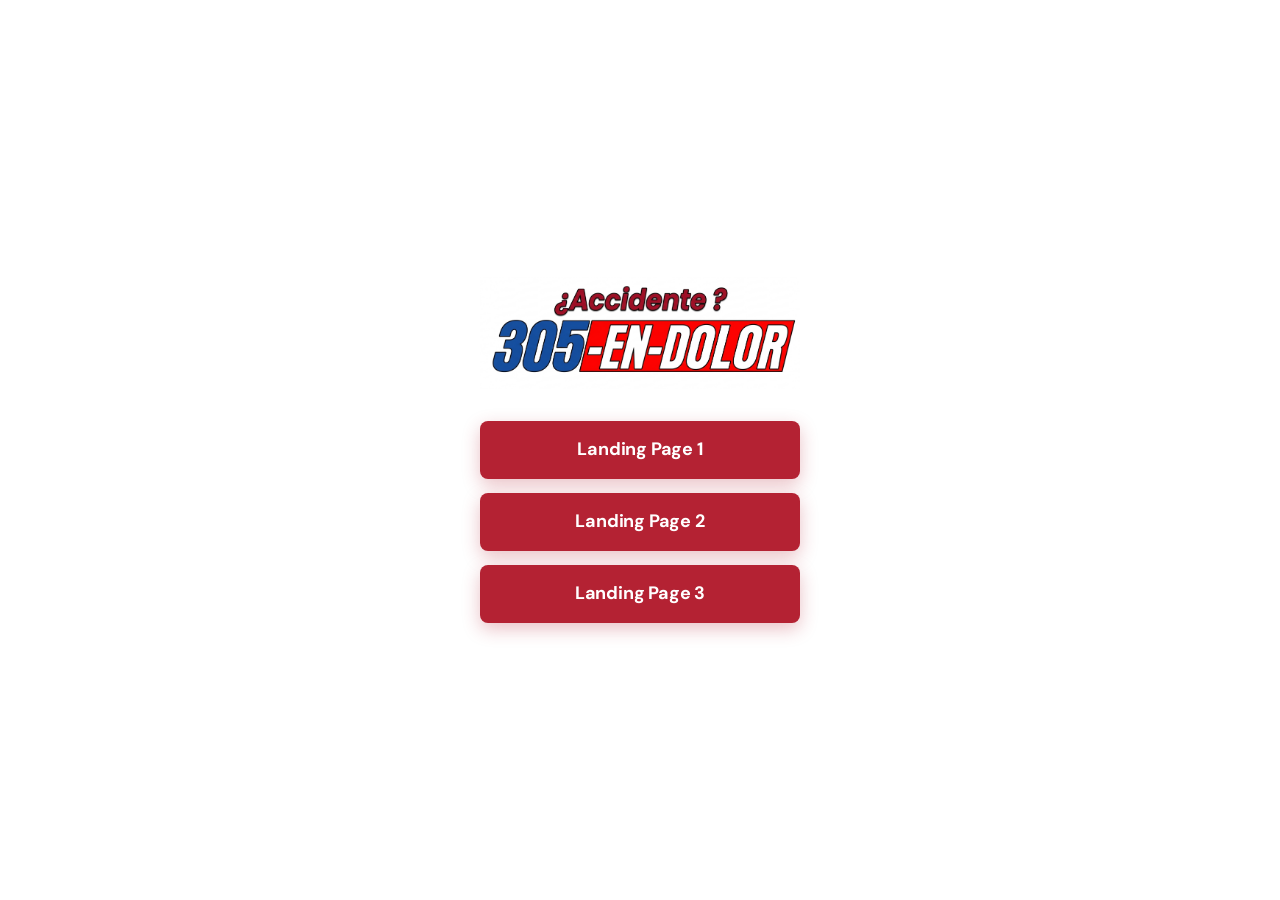
<file: index.html>
<!doctype html>
<html lang="en">
<head>
  <meta charset="utf-8">
  <meta name="viewport" content="width=device-width, initial-scale=1">
  <meta name="robots" content="noindex">
  <title>305-EN-DOLOR</title>
  <link rel="icon" type="image/png" href="assets/img/favicon.png">
  <link href="https://fonts.googleapis.com/css2?family=DM+Sans:opsz,wght@9..40,700&display=swap" rel="stylesheet">
  <link rel="stylesheet" href="assets/css/base.css?v=20261009c">
  <style>
    body { background: #fff; }
    main { min-height: 100vh; display: grid; place-content: center; justify-items: center; gap: 32px; padding: 32px var(--gutter); }
    main img { width: 320px; max-width: 100%; height: auto; }
    .links { display: grid; gap: 14px; width: min(360px, 100%); }
    .links .btn { width: 100%; }
  </style>
</head>
<body>
  <main>
    <img src="assets/img/horizontal.png" alt="305-EN-DOLOR" width="1737" height="608">
    <nav class="links">
      <a class="btn btn-primary btn-lg" href="payout-check/">Landing Page 1</a>
      <a class="btn btn-primary btn-lg" href="case-scan/">Landing Page 2</a>
      <a class="btn btn-primary btn-lg" href="free-check/">Landing Page 3</a>
    </nav>
  </main>
</body>
</html>
</file>
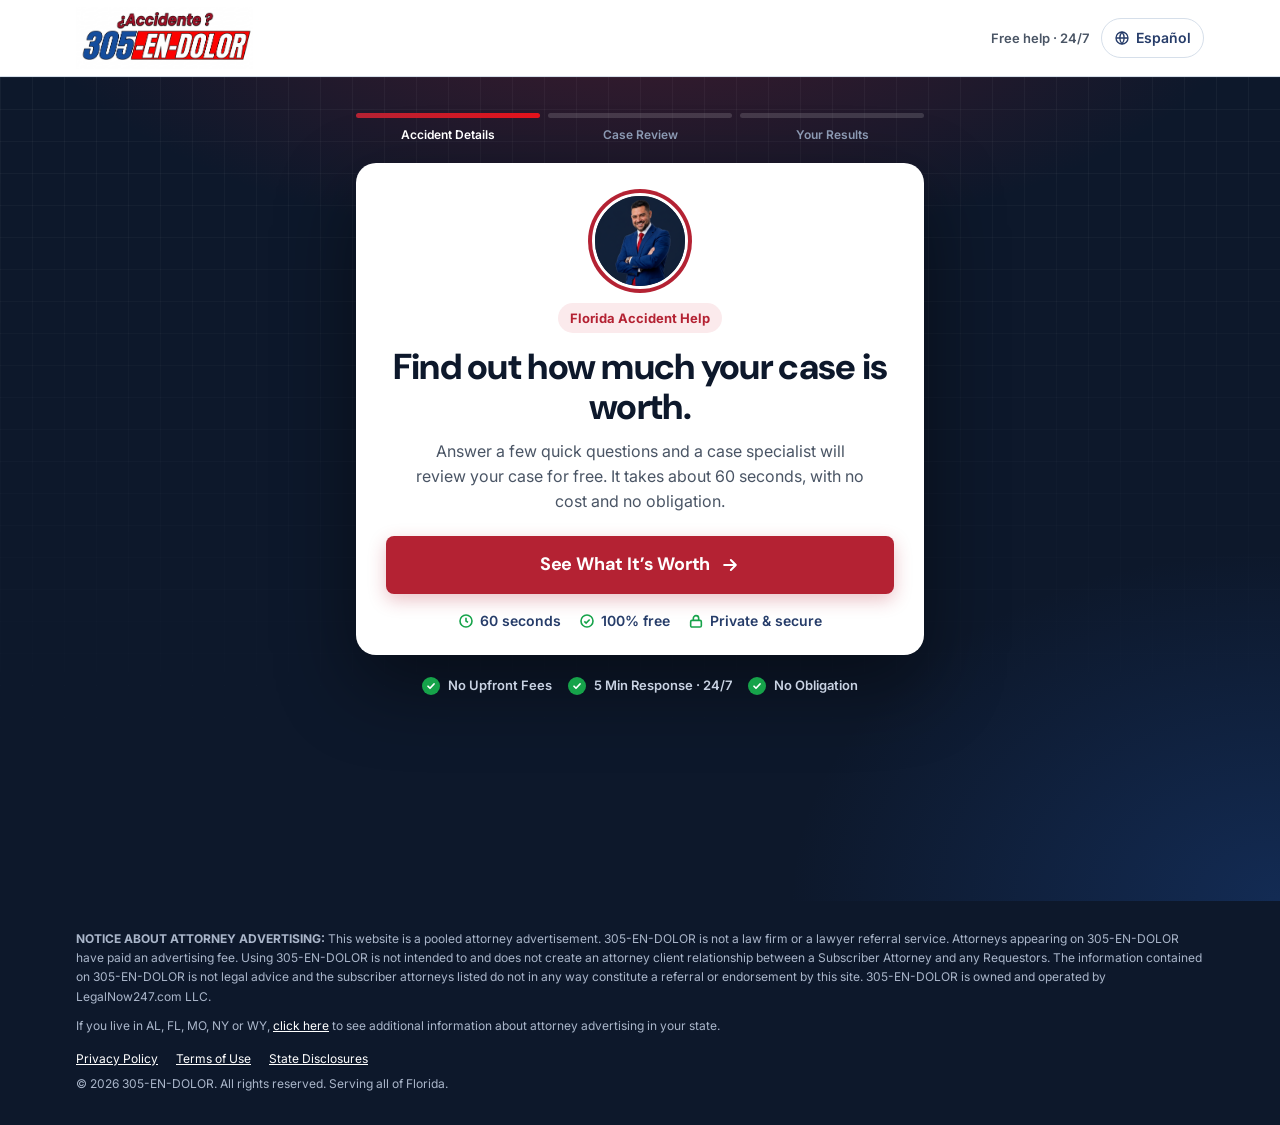
<file: case-scan/index.html>
<!doctype html>
<html lang="en">
<head>
  <meta charset="utf-8">
  <meta name="viewport" content="width=device-width, initial-scale=1, viewport-fit=cover">
  <title>What Is My Accident Case Worth? | 305-EN-DOLOR</title>
  <meta name="description" content="Hurt in a Florida accident? Find out how much your case is worth. Answer a few quick questions and a case specialist reviews your case for free. No upfront fees, 24/7.">
  <meta name="theme-color" content="#0d182b">
  <link rel="icon" type="image/png" href="../assets/img/favicon.png">
  <link rel="preconnect" href="https://fonts.googleapis.com">
  <link rel="preconnect" href="https://fonts.gstatic.com" crossorigin>
  <link href="https://fonts.googleapis.com/css2?family=DM+Sans:opsz,wght@9..40,500;9..40,700;9..40,800&family=Inter:wght@400;500;600;700&display=swap" rel="stylesheet">
  <link rel="stylesheet" href="../assets/css/base.css?v=20261009c">
  <script src="../assets/js/config.js?v=20261009c"></script>
  <script src="../assets/js/i18n.js?v=20261009c"></script>
  <script>
    LPI18n.extend({
      en: {
        'meta.title': 'What Is My Accident Case Worth? | {brand}',
        'meta.description': 'Hurt in a Florida accident? Find out how much your case is worth. Answer a few quick questions and a case specialist reviews your case for free. No upfront fees, 24/7.',
        'stage.1': 'Accident Details',
        'stage.2': 'Case Review',
        'stage.3': 'Your Results',
        'intro.badge': 'Florida Accident Help',
        'intro.title': 'Find out how much your case is worth.',
        'intro.sub': 'Answer a few quick questions and a case specialist will review your case for free. It takes about 60 seconds, with no cost and no obligation.',
        'intro.cta': 'See What It’s Worth',
        'intro.p1': '60 seconds',
        'intro.p2': '100% free',
        'intro.p3': 'Private &amp; secure',
        'cs.name.title': 'First, what’s your name?',
        'cs.name.sub': 'We’ll use it to personalize your case scan.',
        'cs.name.next': 'Start My Scan',
        'cs.type.named': 'Nice to meet you, {name}. What type of accident were you in?',
        'cs.date.named': '{name}, when was your accident?',
        'cs.scan.title': 'Scanning your case…',
        'cs.scan.named': 'Scanning {name}’s case…',
        'cs.scan.1': 'Reviewing your accident details',
        'cs.scan.2': 'Checking Florida’s 14 day medical care window',
        'cs.scan.3': 'Reviewing injury and police report details',
        'cs.scan.4': 'Matching you with a case specialist',
        'cs.contact.title': 'Your case scan is complete!',
        'cs.contact.named': '{name}, your case scan is complete!',
        'cs.contact.sub': 'Your case is ready for a free review. Where can your specialist reach you?',
        'cs.submit': 'Send My Case for Review'
      },
      es: {
        'meta.title': '¿Cuánto vale mi caso de accidente? | {brand}',
        'meta.description': '¿Tuviste un accidente en Florida? Descubre cuánto vale tu caso. Responde unas preguntas rápidas y un especialista bilingüe revisa tu caso gratis. Sin honorarios por adelantado, 24/7.',
        'stage.1': 'Detalles del accidente',
        'stage.2': 'Revisión del caso',
        'stage.3': 'Tus resultados',
        'intro.badge': 'Ayuda por accidentes en Florida',
        'intro.title': 'Descubre cuánto vale tu caso.',
        'intro.sub': 'Responde unas preguntas rápidas y un especialista bilingüe revisará tu caso gratis. Toma unos 60 segundos, sin costo y sin compromiso.',
        'intro.cta': 'Ver cuánto vale mi caso',
        'intro.p1': '60 segundos',
        'intro.p2': '100% gratis',
        'intro.p3': 'Privado y seguro',
        'cs.name.title': 'Primero, ¿cuál es tu nombre?',
        'cs.name.sub': 'Lo usaremos para personalizar la revisión de tu caso.',
        'cs.name.next': 'Comenzar mi revisión',
        'cs.type.named': 'Mucho gusto, {name}. ¿Qué tipo de accidente tuviste?',
        'cs.date.named': '{name}, ¿cuándo fue tu accidente?',
        'cs.scan.title': 'Revisando tu caso…',
        'cs.scan.named': 'Revisando el caso de {name}…',
        'cs.scan.1': 'Revisando los detalles de tu accidente',
        'cs.scan.2': 'Verificando el plazo de 14 días para atención médica en Florida',
        'cs.scan.3': 'Revisando tus lesiones y el reporte policial',
        'cs.scan.4': 'Asignándote un especialista bilingüe',
        'cs.contact.title': '¡La revisión de tu caso está completa!',
        'cs.contact.named': '¡{name}, la revisión de tu caso está completa!',
        'cs.contact.sub': 'Tu caso está listo para una revisión gratis. ¿Dónde puede contactarte tu especialista?',
        'cs.submit': 'Enviar mi caso a revisión'
      }
    });
  </script>
  <style>
    body { background: var(--navy-ink); }
    .scan-app {
      position: relative; color: #fff; overflow: hidden;
      min-height: calc(100svh - 64px);
      background:
        radial-gradient(900px 420px at 50% -120px, rgb(180 34 51 / .35), transparent 70%),
        radial-gradient(700px 500px at 100% 100%, rgb(30 79 160 / .35), transparent 70%),
        var(--navy-ink);
      padding: 20px 0 40px;
    }
    .scan-app::before {
      content: ""; position: absolute; inset: 0; pointer-events: none;
      background-image: linear-gradient(rgb(255 255 255 / .04) 1px, transparent 1px), linear-gradient(90deg, rgb(255 255 255 / .04) 1px, transparent 1px);
      background-size: 32px 32px;
      -webkit-mask-image: linear-gradient(180deg, #000, transparent 85%);
              mask-image: linear-gradient(180deg, #000, transparent 85%);
    }
    .scan-wrap { position: relative; max-width: 600px; margin: 0 auto; padding: 0 var(--gutter); }

    .stages { display: grid; grid-template-columns: repeat(3, 1fr); gap: 8px; margin: 0 0 18px; list-style: none; padding: 0; }
    .stages li { display: grid; gap: 8px; font-size: 12px; font-weight: 600; color: #8c9ab3; text-align: center; }
    .stages li::before { content: ""; height: 5px; border-radius: 99px; background: rgb(255 255 255 / .14); transition: background .3s; }
    .stages li.is-active { color: #fff; }
    .stages li.is-active::before { background: linear-gradient(90deg, var(--red), var(--red-bright)); }
    .stages li.is-done { color: #b9c5d9; }
    .stages li.is-done::before { background: var(--green); }

    .scan-card { background: #fff; color: var(--ink); border-radius: 20px; box-shadow: 0 30px 80px rgb(0 0 0 / .45); padding: 22px 18px 18px; }
    .scan-card .quiz-progress { height: 5px; margin-bottom: 18px; }
    @media (min-width: 600px) { .scan-card { padding: 30px 30px 24px; } }

    .intro { text-align: center; }
    .intro-photo { width: 96px; height: 96px; margin: 0 auto 14px; border-radius: 50%; object-fit: cover; object-position: 50% 8%; border: 3px solid #fff; box-shadow: 0 0 0 4px var(--red); background: var(--navy-deep); }
    .intro-badge { display: inline-block; padding: 5px 12px; border-radius: 999px; background: var(--red-tint); color: var(--red); font-size: 13px; font-weight: 700; }
    .intro h1 { margin-top: 14px; font-size: clamp(26px, 6vw, 36px); font-weight: 800; color: var(--navy-ink); }
    .intro p { margin: 12px auto 0; max-width: 460px; color: var(--muted); }
    .intro .btn { margin-top: 22px; }
    .intro-points { display: flex; justify-content: center; flex-wrap: wrap; gap: 8px 18px; margin: 16px 0 0; padding: 0; list-style: none; font-size: 14px; font-weight: 600; color: var(--navy); }
    .intro-points li { display: inline-flex; align-items: center; gap: 6px; }
    .intro-points svg { width: 16px; height: 16px; color: var(--green); }

    .below-trust { justify-content: center; margin-top: 20px; color: #c9d3e3; }
    .below-trust li { font-size: 13px; }
    @media (min-width: 760px) { .scan-app { min-height: calc(100svh - 76px); padding-top: 36px; } }
  </style>
</head>
<body>
  <header class="site-header">
    <div class="container">
      <span class="site-logo"><img src="../assets/img/horizontal.png" alt="¿Accidente? 305-EN-DOLOR" width="1737" height="608"></span>
      <div class="header-actions">
        <span class="header-note" data-i18n="header.spanish">English &amp; Spanish · 24/7</span>
        <button type="button" class="lang-toggle" data-lang-toggle>Español</button>
      </div>
    </div>
  </header>

  <main class="scan-app">
    <div class="scan-wrap">
      <ol class="stages" id="stages" aria-label="Progress">
        <li class="is-active" data-i18n="stage.1">Accident Details</li>
        <li data-i18n="stage.2">Case Review</li>
        <li data-i18n="stage.3">Your Results</li>
      </ol>

      <div class="scan-card">
        <div class="intro" id="intro">
          <img class="intro-photo" src="../assets/img/remove-the-background-completely-keep-on-DhIvIZ.png" alt="" width="96" height="96">
          <span class="intro-badge" data-i18n="intro.badge">Florida Accident Help</span>
          <h1 data-i18n="intro.title">Find out how much your case is worth.</h1>
          <p data-i18n="intro.sub">Answer a few quick questions and a case specialist will review your case for free.</p>
          <button type="button" class="btn btn-primary btn-lg btn-block" id="start">
            <span data-i18n="intro.cta">See What It’s Worth</span>
            <svg viewBox="0 0 24 24" fill="none" stroke="currentColor" stroke-width="2.4" stroke-linecap="round" stroke-linejoin="round" aria-hidden="true"><path d="M5 12h14M13 6l6 6-6 6"/></svg>
          </button>
          <ul class="intro-points">
            <li><svg viewBox="0 0 24 24" fill="none" stroke="currentColor" stroke-width="2.4" aria-hidden="true"><circle cx="12" cy="12" r="9"/><path d="M12 7v5l3 2"/></svg><span data-i18n="intro.p1">60 seconds</span></li>
            <li><svg viewBox="0 0 24 24" fill="none" stroke="currentColor" stroke-width="2.4" aria-hidden="true"><circle cx="12" cy="12" r="9"/><path d="m8 12.5 2.7 2.7L16 9.8"/></svg><span data-i18n="intro.p2">100% free</span></li>
            <li><svg viewBox="0 0 24 24" fill="none" stroke="currentColor" stroke-width="2.4" aria-hidden="true"><rect x="4" y="11" width="16" height="10" rx="2"/><path d="M8 11V8a4 4 0 0 1 8 0v3"/></svg><span data-i18n="intro.p3">Private &amp; secure</span></li>
          </ul>
        </div>
        <div id="quiz" hidden></div>
      </div>

      <ul class="chips below-trust">
        <li data-i18n="trust.nofee">No Upfront Fees</li>
        <li data-i18n="trust.fast">5 Min Response · 24/7</li>
        <li data-i18n="trust.bilingual">No Obligation</li>
      </ul>
    </div>
  </main>

  <footer class="site-footer">
    <div class="container">
      <p data-i18n="footer.notice"></p>
      <p data-i18n="footer.states"></p>
      <ul class="footer-links">
        <li><a data-site-path="/privacy" href="https://305endolor.com/en/privacy" target="_blank" rel="noopener" data-i18n="footer.privacy">Privacy Policy</a></li>
        <li><a data-site-path="/terms" href="https://305endolor.com/en/terms" target="_blank" rel="noopener" data-i18n="footer.terms">Terms of Use</a></li>
        <li><a data-site-path="/state-disclosures" href="https://305endolor.com/en/state-disclosures" target="_blank" rel="noopener" data-i18n="footer.disclosures">State Disclosures</a></li>
      </ul>
      <p data-i18n="footer.rights"></p>
    </div>
  </footer>

  <script src="../assets/js/quiz.js?v=20261009c"></script>
  <script>
    (function () {
      var STAGE_OF = { name: 0, accident_type: 0, accident_date: 0, police_report: 1, injured: 1, has_attorney: 1, scan: 1, contact: 2 };
      var stageEls = document.querySelectorAll('#stages li');
      var intro = document.getElementById('intro');
      var quizEl = document.getElementById('quiz');

      function setStage(stage, allDone) {
        stageEls.forEach(function (li, i) {
          li.classList.toggle('is-done', allDone || i < stage);
          li.classList.toggle('is-active', !allDone && i === stage);
        });
      }

      var quiz = LPQuiz.mount({
        el: quizEl,
        variant: 'case-scan',
        counter: false,
        steps: [
          { id: 'name', kind: 'fields', fields: ['name'], title: 'cs.name.title', sub: 'cs.name.sub', submit: 'cs.name.next' },
          { id: 'accident_type', titleNamed: 'cs.type.named' },
          { id: 'accident_date', titleNamed: 'cs.date.named' },
          'police_report',
          'injured',
          'has_attorney',
          { id: 'scan', kind: 'scan', title: 'cs.scan.title', titleNamed: 'cs.scan.named', items: ['cs.scan.1', 'cs.scan.2', 'cs.scan.3', 'cs.scan.4'], itemDelay: 750 },
          { id: 'contact', kind: 'fields', fields: ['email', 'phone'], title: 'cs.contact.title', titleNamed: 'cs.contact.named', sub: 'cs.contact.sub', submit: 'cs.submit' }
        ],
        onStep: function (ctx) { setStage(STAGE_OF[ctx.step.id] || 0, ctx.done); }
      });

      document.getElementById('start').addEventListener('click', function () {
        intro.hidden = true;
        quizEl.hidden = false;
        quiz.render(true);
        var input = quizEl.querySelector('input');
        if (input) input.focus({ preventScroll: true });
      });
    })();
  </script>
</body>
</html>
</file>
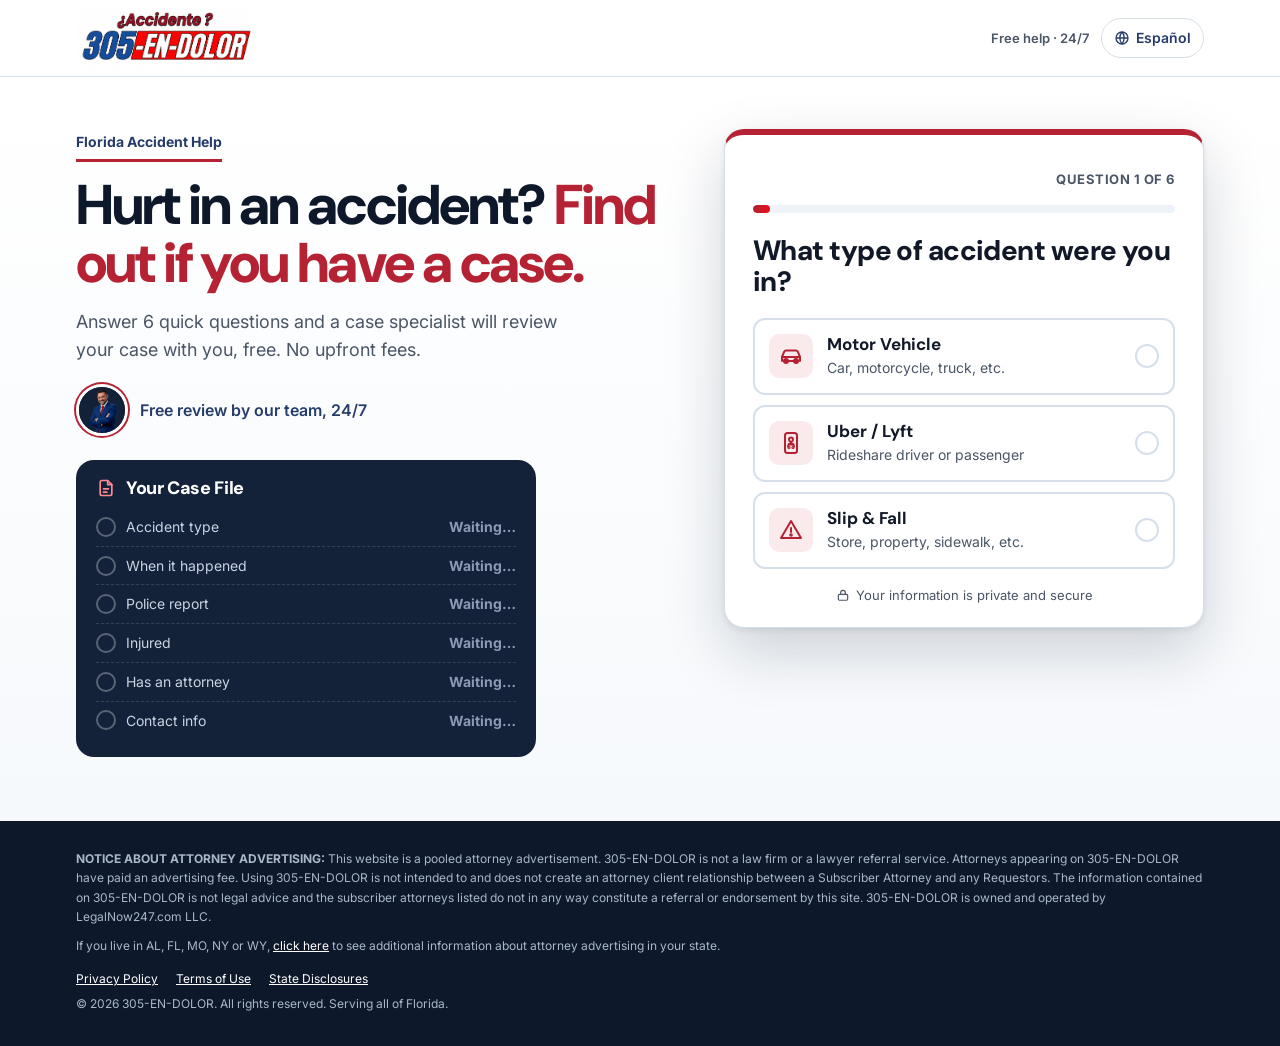
<file: free-check/index.html>
<!doctype html>
<html lang="en">
<head>
  <meta charset="utf-8">
  <meta name="viewport" content="width=device-width, initial-scale=1, viewport-fit=cover">
  <title>Free Accident Case Check | 305-EN-DOLOR</title>
  <meta name="description" content="Hurt in a Florida accident? Answer 6 quick questions to find out if you have a case. Free review by a case specialist, no upfront fees.">
  <meta name="theme-color" content="#b42233">
  <link rel="icon" type="image/png" href="../assets/img/favicon.png">
  <link rel="preconnect" href="https://fonts.googleapis.com">
  <link rel="preconnect" href="https://fonts.gstatic.com" crossorigin>
  <link href="https://fonts.googleapis.com/css2?family=DM+Sans:ital,opsz,wght@0,9..40,500;0,9..40,700;0,9..40,800;1,9..40,800&family=Inter:wght@400;500;600;700&display=swap" rel="stylesheet">
  <link rel="stylesheet" href="../assets/css/base.css?v=20261009c">
  <script src="../assets/js/config.js?v=20261009c"></script>
  <script src="../assets/js/i18n.js?v=20261009c"></script>
  <script>
    LPI18n.extend({
      en: {
        'meta.title': 'Free Accident Case Check | {brand}',
        'meta.description': 'Hurt in a Florida accident? Answer 6 quick questions to find out if you have a case. Free review by a case specialist, no upfront fees.',
        'hero.kicker': 'Florida Accident Help',
        'hero.title': 'Hurt in an accident? <em>Find out if you have a case.</em>',
        'hero.lead': 'Answer 6 quick questions and a case specialist will review your case with you, free. No upfront fees.',
        'hero.team': 'Free review by our team, 24/7',
        'file.title': 'Your Case File',
        'file.type': 'Accident type',
        'file.date': 'When it happened',
        'file.police': 'Police report',
        'file.injured': 'Injured',
        'file.attorney': 'Has an attorney',
        'file.contact': 'Contact info',
        'file.pending': 'Waiting…',
        'file.added': 'Added',
        'file.status': 'Ready for review',
        'contact.title': 'Last step: where should your specialist reach you?',
        'contact.sub': 'We’ll call to go over your case. It’s free.'
      },
      es: {
        'meta.title': 'Revisión gratis de tu caso de accidente | {brand}',
        'meta.description': '¿Tuviste un accidente en Florida? Responde 6 preguntas rápidas y descubre si tienes un caso. Revisión gratis con un especialista bilingüe, sin honorarios por adelantado.',
        'hero.kicker': 'Ayuda por accidentes en Florida',
        'hero.title': '¿Tuviste un accidente? <em>Descubre si tienes un caso.</em>',
        'hero.lead': 'Responde 6 preguntas rápidas y un especialista bilingüe revisará tu caso contigo, gratis. Sin honorarios por adelantado.',
        'hero.team': 'Revisión gratis con nuestro equipo bilingüe, 24/7',
        'file.title': 'Tu expediente',
        'file.type': 'Tipo de accidente',
        'file.date': 'Cuándo ocurrió',
        'file.police': 'Reporte policial',
        'file.injured': 'Lesionado',
        'file.attorney': 'Tiene abogado',
        'file.contact': 'Datos de contacto',
        'file.pending': 'Pendiente…',
        'file.added': 'Agregado',
        'file.status': 'Listo para revisión',
        'contact.title': 'Último paso: ¿dónde puede contactarte tu especialista?',
        'contact.sub': 'Te llamaremos para revisar tu caso. Gratis y en español.'
      }
    });
  </script>
  <style>
    body { background: #fff; }
    .hero { padding: 22px 0 36px; background: linear-gradient(180deg, #fff 0%, var(--bg) 100%); }
    .hero-grid { display: grid; gap: 20px; align-items: start; }
    .kicker { display: inline-block; font-weight: 700; color: var(--navy); font-size: 14px; padding-bottom: 6px; border-bottom: 3px solid var(--red); }
    .hero h1 { margin-top: 14px; font-size: clamp(28px, 7vw, 56px); font-weight: 800; line-height: 1.04; letter-spacing: -.035em; color: var(--navy-ink); }
    .hero h1 em { font-style: normal; color: var(--red); }
    .hero-lead, .team, .file { display: none; }
    .hero-lead { margin-top: 16px; font-size: 18px; color: var(--muted); max-width: 520px; }
    .team { align-items: center; gap: 12px; margin-top: 20px; font-weight: 600; color: var(--navy); }
    .team img { width: 52px; height: 52px; border-radius: 50%; object-fit: cover; object-position: 50% 8%; background: var(--navy-deep); border: 3px solid #fff; box-shadow: 0 0 0 2px var(--red); }

    .quiz-card { background: #fff; border: 1px solid var(--border); border-top: 6px solid var(--red); border-radius: 20px; padding: 20px 18px 18px; box-shadow: var(--shadow-lg); }
    .chips-under { justify-content: center; color: var(--ink); }
    .chips-under li { font-size: 13px; }

    .file { margin-top: 24px; max-width: 460px; background: var(--navy-deep); color: #fff; border-radius: 18px; padding: 18px 20px; }
    .file h3 { display: flex; align-items: center; gap: 10px; font-size: 18px; font-weight: 800; }
    .file h3 svg { width: 20px; height: 20px; color: #ff8a92; }
    .file ul { list-style: none; margin: 10px 0 0; padding: 0; }
    .file li { display: grid; grid-template-columns: 20px 1fr auto; align-items: center; gap: 10px; padding: 8px 0; border-bottom: 1px dashed rgb(255 255 255 / .14); font-size: 14px; }
    .file li:last-child { border-bottom: 0; }
    .file .dot { width: 20px; height: 20px; border-radius: 50%; border: 2px solid rgb(255 255 255 / .3); display: grid; place-items: center; }
    .file .dot svg { width: 12px; height: 12px; opacity: 0; }
    .file .k { color: #c9d3e3; }
    .file .v { font-weight: 700; color: #8c9ab3; text-align: right; }
    .file li.is-set .dot { background: var(--green); border-color: var(--green); }
    .file li.is-set .dot svg { opacity: 1; }
    .file li.is-set .v { color: #fff; }
    .file-status { margin-top: 10px; padding: 8px 12px; border-radius: 10px; background: rgb(22 163 74 / .2); color: #8ef0b3; font-weight: 700; font-size: 14px; text-align: center; }

    @media (min-width: 900px) {
      .hero { padding: 52px 0 64px; }
      .hero-grid { grid-template-columns: 1fr minmax(0, 480px); gap: 56px; }
      .hero-lead { display: block; }
      .team { display: flex; }
      .file { display: block; }
      .quiz-card { padding: 28px 28px 22px; }
      .chips-under { display: none; }
    }
  </style>
</head>
<body>
  <header class="site-header">
    <div class="container">
      <span class="site-logo"><img src="../assets/img/horizontal.png" alt="¿Accidente? 305-EN-DOLOR" width="1737" height="608"></span>
      <div class="header-actions">
        <span class="header-note" data-i18n="header.spanish">English &amp; Spanish · 24/7</span>
        <button type="button" class="lang-toggle" data-lang-toggle>Español</button>
      </div>
    </div>
  </header>

  <main class="hero">
    <div class="container hero-grid">
      <div>
        <span class="kicker" data-i18n="hero.kicker">Florida Accident Help</span>
        <h1 data-i18n="hero.title">Hurt in an accident? <em>Find out if you have a case.</em></h1>
        <p class="hero-lead" data-i18n="hero.lead">Answer 6 quick questions and a case specialist will review your case with you, free. No upfront fees.</p>
        <div class="team">
          <img src="../assets/img/remove-the-background-completely-keep-on-DhIvIZ.png" alt="" width="1088" height="960">
          <span data-i18n="hero.team">Free review by our team, 24/7</span>
        </div>
        <aside class="file" aria-live="polite">
          <h3><svg viewBox="0 0 24 24" fill="none" stroke="currentColor" stroke-width="2" stroke-linecap="round" stroke-linejoin="round" aria-hidden="true"><path d="M14 3H7a2 2 0 0 0-2 2v14a2 2 0 0 0 2 2h10a2 2 0 0 0 2-2V8z"/><path d="M14 3v5h5M9 13h6M9 17h4"/></svg><span data-i18n="file.title">Your Case File</span></h3>
          <ul id="case-file"></ul>
          <p class="file-status" id="file-status" hidden data-i18n="file.status">Ready for review</p>
        </aside>
      </div>
      <div class="quiz-card"><div id="quiz"></div></div>
      <ul class="chips chips-under">
        <li data-i18n="trust.free">100% Free Consultation</li>
        <li data-i18n="trust.nofee">No Upfront Fees</li>
        <li data-i18n="trust.bilingual">No Obligation</li>
      </ul>
    </div>
  </main>

  <footer class="site-footer">
    <div class="container">
      <p data-i18n="footer.notice"></p>
      <p data-i18n="footer.states"></p>
      <ul class="footer-links">
        <li><a data-site-path="/privacy" href="https://305endolor.com/en/privacy" target="_blank" rel="noopener" data-i18n="footer.privacy">Privacy Policy</a></li>
        <li><a data-site-path="/terms" href="https://305endolor.com/en/terms" target="_blank" rel="noopener" data-i18n="footer.terms">Terms of Use</a></li>
        <li><a data-site-path="/state-disclosures" href="https://305endolor.com/en/state-disclosures" target="_blank" rel="noopener" data-i18n="footer.disclosures">State Disclosures</a></li>
      </ul>
      <p data-i18n="footer.rights"></p>
    </div>
  </footer>

  <script src="../assets/js/quiz.js?v=20261009c"></script>
  <script>
    (function () {
      var I = LPI18n;
      var ROWS = [
        { id: 'accident_type', label: 'file.type' },
        { id: 'accident_date', label: 'file.date' },
        { id: 'police_report', label: 'file.police' },
        { id: 'injured', label: 'file.injured' },
        { id: 'has_attorney', label: 'file.attorney' },
        { id: 'contact', label: 'file.contact' }
      ];
      var list = document.getElementById('case-file');
      var status = document.getElementById('file-status');
      var last = null;

      function answerLabel(id, value) {
        var q = LPQuiz.questions[id];
        for (var i = 0; q && i < q.options.length; i++) {
          if (q.options[i].value === value) return I.t(q.options[i].label);
        }
        return value;
      }

      function draw(ctx) {
        if (ctx) last = ctx;
        var answers = last ? last.answers : {};
        var done = last ? last.done : false;
        list.innerHTML = ROWS.map(function (row) {
          var value = row.id === 'contact' ? (done ? I.t('file.added') : '') : answers[row.id];
          var shown = value ? (row.id === 'contact' ? value : answerLabel(row.id, value)) : I.t('file.pending');
          return '<li class="' + (value ? 'is-set' : '') + '">' +
            '<span class="dot">' + LPQuiz.icons.check + '</span>' +
            '<span class="k">' + I.t(row.label) + '</span>' +
            '<span class="v">' + shown + '</span></li>';
        }).join('');
        status.hidden = !done;
      }

      LPQuiz.mount({
        el: '#quiz',
        variant: 'free-check',
        counter: 'q.questionOf',
        steps: [
          'accident_type',
          'accident_date',
          'police_report',
          'injured',
          'has_attorney',
          { id: 'contact', kind: 'fields', fields: ['name', 'email', 'phone'], title: 'contact.title', sub: 'contact.sub' }
        ],
        onStep: draw,
        onAnswer: draw
      });
      I.onChange(function () { draw(); });
    })();
  </script>
</body>
</html>
</file>
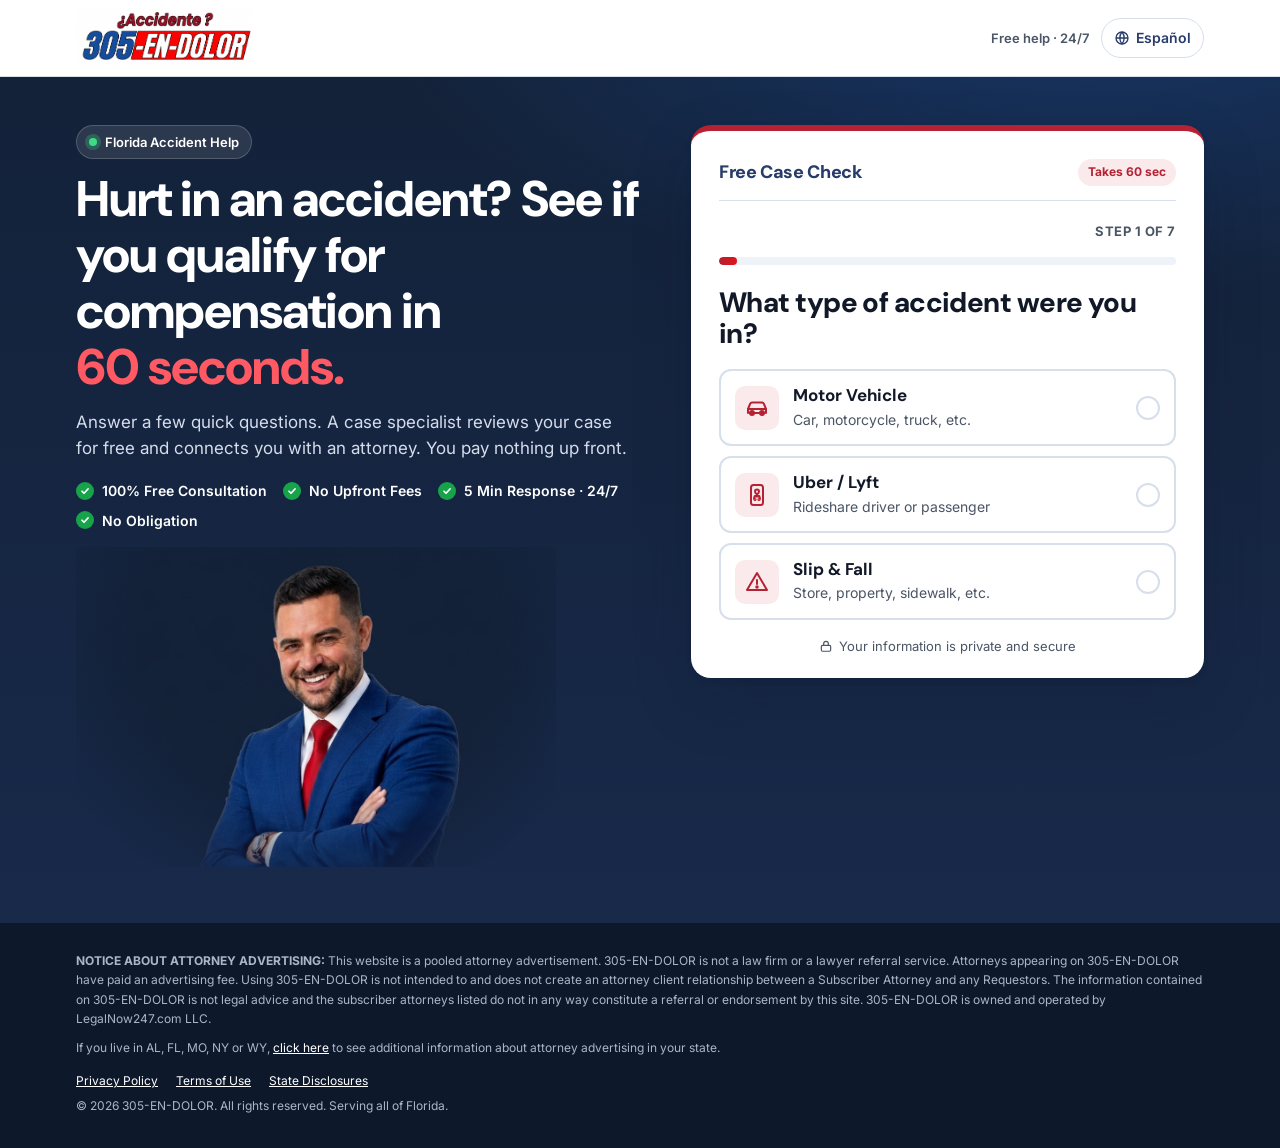
<file: payout-check/index.html>
<!doctype html>
<html lang="en">
<head>
  <meta charset="utf-8">
  <meta name="viewport" content="width=device-width, initial-scale=1, viewport-fit=cover">
  <title>Free Accident Case Check | 305-EN-DOLOR</title>
  <meta name="description" content="Hurt in a Florida accident? Answer a few quick questions to see if you may qualify for compensation. 100% free, no upfront fees, English & Spanish, 24/7.">
  <meta name="theme-color" content="#132239">
  <link rel="icon" type="image/png" href="../assets/img/favicon.png">
  <link rel="preconnect" href="https://fonts.googleapis.com">
  <link rel="preconnect" href="https://fonts.gstatic.com" crossorigin>
  <link href="https://fonts.googleapis.com/css2?family=DM+Sans:opsz,wght@9..40,500;9..40,700;9..40,800&family=Inter:wght@400;500;600;700&display=swap" rel="stylesheet">
  <link rel="stylesheet" href="../assets/css/base.css?v=20261009c">
  <script src="../assets/js/config.js?v=20261009c"></script>
  <script src="../assets/js/i18n.js?v=20261009c"></script>
  <script>
    LPI18n.extend({
      en: {
        'meta.title': 'Free Accident Case Check | {brand}',
        'meta.description': 'Hurt in a Florida accident? Answer a few quick questions to see if you may qualify for compensation. 100% free, no upfront fees, English & Spanish, 24/7.',
        'hero.eyebrow': 'Florida Accident Help',
        'hero.title': 'Hurt in an accident? See if you qualify for compensation in <span class="hl">60 seconds.</span>',
        'hero.sub': 'Answer a few quick questions. A case specialist reviews your case for free and connects you with an attorney. You pay nothing up front.',
        'card.title': 'Free Case Check',
        'card.badge': 'Takes 60 sec',
        'pc.contact.title': 'Good news! You may qualify.',
        'pc.contact.sub': 'Who should we prepare your free case review for?',
        'pc.phone.title': 'Last step: what’s the best number to reach you?',
        'pc.phone.sub': 'A case specialist will call to review your case. No cost, no obligation.'
      },
      es: {
        'meta.title': 'Revisión gratis de tu caso de accidente | {brand}',
        'meta.description': '¿Te lesionaste en un accidente en Florida? Responde unas preguntas rápidas y descubre si podrías calificar para una compensación. 100% gratis, sin honorarios por adelantado, en español e inglés, 24/7.',
        'hero.eyebrow': 'Ayuda por accidentes en Florida',
        'hero.title': '¿Tuviste un accidente? Descubre si calificas para una compensación en <span class="hl">60 segundos.</span>',
        'hero.sub': 'Responde unas preguntas rápidas. Un especialista bilingüe revisa tu caso gratis y te conecta con un abogado. No pagas nada por adelantado.',
        'card.title': 'Revisión gratis de tu caso',
        'card.badge': 'Toma 60 seg',
        'pc.contact.title': '¡Buenas noticias! Podrías calificar.',
        'pc.contact.sub': '¿A nombre de quién preparamos tu revisión gratuita?',
        'pc.phone.title': 'Último paso: ¿a qué número te llamamos?',
        'pc.phone.sub': 'Un especialista bilingüe te llamará para revisar tu caso. Sin costo y sin compromiso.'
      }
    });
  </script>
  <style>
    .hl { color: #ff5a63; white-space: nowrap; }
    .hero {
      color: #fff;
      background:
        radial-gradient(1200px 500px at 85% -10%, rgb(30 79 160 / .45), transparent 60%),
        linear-gradient(180deg, var(--navy-deep) 0%, #18294a 100%);
      padding: 20px 0 32px;
    }
    .hero-grid { display: grid; gap: 20px; align-items: start; }
    .hero-eyebrow {
      display: inline-flex; align-items: center; gap: 8px; margin-bottom: 12px;
      padding: 6px 12px; border-radius: 999px;
      background: rgb(255 255 255 / .1); border: 1px solid rgb(255 255 255 / .18);
      font-size: 13px; font-weight: 600;
    }
    .hero-eyebrow::before { content: ""; width: 8px; height: 8px; border-radius: 50%; background: #3ddc84; box-shadow: 0 0 0 4px rgb(61 220 132 / .25); }
    .hero h1 { font-size: clamp(26px, 6.4vw, 50px); font-weight: 800; }
    .hero-sub, .hero-photo, .hero-copy .chips { display: none; }
    .hero-sub { margin-top: 14px; font-size: 17px; color: #d5ddeb; max-width: 560px; }
    .hero .chips { color: #fff; }
    .chips-mobile { justify-content: center; }
    .chips-mobile li { font-size: 13px; }
    .quiz-card {
      background: #fff; color: var(--ink);
      border-radius: 20px; box-shadow: var(--shadow-lg);
      padding: 20px 18px 18px;
      border-top: 6px solid var(--red);
    }
    .quiz-card-top { display: flex; align-items: center; justify-content: space-between; gap: 12px; margin-bottom: 14px; padding-bottom: 14px; border-bottom: 1px solid var(--border); }
    .quiz-card-top h2 { font-size: 18px; font-weight: 800; color: var(--navy); }
    .quiz-card-top span { font-size: 12px; font-weight: 700; color: var(--red); background: var(--red-tint); padding: 4px 10px; border-radius: 999px; white-space: nowrap; }
    @media (min-width: 900px) {
      .hero { padding: 48px 0 56px; }
      .hero-grid { grid-template-columns: 1.05fr .95fr; gap: 48px; }
      .hero-sub { display: block; }
      .hero-copy .chips { display: flex; margin-top: 18px; }
      .chips-mobile { display: none; }
      .hero-photo {
        display: block; margin-top: 16px; width: 100%; max-width: 480px; height: 320px;
        object-fit: cover; object-position: 50% 0;
        -webkit-mask-image: radial-gradient(ellipse 60% 85% at 50% 30%, #000 60%, transparent 100%);
                mask-image: radial-gradient(ellipse 60% 85% at 50% 30%, #000 60%, transparent 100%);
      }
      .quiz-card { padding: 28px 28px 22px; }
    }
  </style>
</head>
<body>
  <header class="site-header">
    <div class="container">
      <span class="site-logo"><img src="../assets/img/horizontal.png" alt="¿Accidente? 305-EN-DOLOR" width="1737" height="608"></span>
      <div class="header-actions">
        <span class="header-note" data-i18n="header.spanish">English &amp; Spanish · 24/7</span>
        <button type="button" class="lang-toggle" data-lang-toggle>Español</button>
      </div>
    </div>
  </header>

  <main class="hero">
    <div class="container hero-grid">
      <div class="hero-copy">
        <span class="hero-eyebrow" data-i18n="hero.eyebrow">Florida Accident Help</span>
        <h1 data-i18n="hero.title">Hurt in an accident? See if you qualify for compensation in <span class="hl">60 seconds.</span></h1>
        <p class="hero-sub" data-i18n="hero.sub">Answer a few quick questions. A case specialist reviews your case for free and connects you with an attorney. You pay nothing up front.</p>
        <ul class="chips">
          <li data-i18n="trust.free">100% Free Consultation</li>
          <li data-i18n="trust.nofee">No Upfront Fees</li>
          <li data-i18n="trust.fast">5 Min Response · 24/7</li>
          <li data-i18n="trust.bilingual">No Obligation</li>
        </ul>
        <img class="hero-photo" src="../assets/img/remove-the-background-completely-keep-on-DhIvIZ.png" alt="" width="1088" height="960">
      </div>
      <div class="quiz-card">
        <div class="quiz-card-top">
          <h2 data-i18n="card.title">Free Case Check</h2>
          <span data-i18n="card.badge">Takes 60 sec</span>
        </div>
        <div id="quiz"></div>
      </div>
      <ul class="chips chips-mobile">
        <li data-i18n="trust.free">100% Free Consultation</li>
        <li data-i18n="trust.nofee">No Upfront Fees</li>
        <li data-i18n="trust.bilingual">No Obligation</li>
      </ul>
    </div>
  </main>

  <footer class="site-footer">
    <div class="container">
      <p data-i18n="footer.notice"></p>
      <p data-i18n="footer.states"></p>
      <ul class="footer-links">
        <li><a data-site-path="/privacy" href="https://305endolor.com/en/privacy" target="_blank" rel="noopener" data-i18n="footer.privacy">Privacy Policy</a></li>
        <li><a data-site-path="/terms" href="https://305endolor.com/en/terms" target="_blank" rel="noopener" data-i18n="footer.terms">Terms of Use</a></li>
        <li><a data-site-path="/state-disclosures" href="https://305endolor.com/en/state-disclosures" target="_blank" rel="noopener" data-i18n="footer.disclosures">State Disclosures</a></li>
      </ul>
      <p data-i18n="footer.rights"></p>
    </div>
  </footer>

  <script src="../assets/js/quiz.js?v=20261009c"></script>
  <script>
    LPQuiz.mount({
      el: '#quiz',
      variant: 'payout-check',
      counter: 'q.stepOf',
      steps: [
        'accident_type',
        'accident_date',
        'police_report',
        'injured',
        'has_attorney',
        { id: 'details', kind: 'fields', fields: ['name', 'email'], title: 'pc.contact.title', sub: 'pc.contact.sub' },
        { id: 'contact', kind: 'fields', fields: ['phone'], title: 'pc.phone.title', sub: 'pc.phone.sub' }
      ]
    });
  </script>
</body>
</html>
</file>
<file: assets/css/base.css>
/* 305-EN-DOLOR landing pages: shared brand tokens, components and quiz styles. */

:root {
  /* Brand colors taken from 305endolor.com */
  --red: #b42233;
  --red-dark: #951b2a;
  --red-bright: #e3121b;
  --red-tint: #fbeaec;
  --navy: #263c69;
  --navy-deep: #132239;
  --navy-ink: #0d182b;
  --blue: #1e4fa0;
  --bg: #f6f9fc;
  --soft: #edf3f9;
  --card: #ffffff;
  --ink: #111827;
  --muted: #4a5565;
  --border: #d6dfea;
  --green: #16a34a;
  --gold: #f5b301;

  --font-heading: "DM Sans", -apple-system, BlinkMacSystemFont, "Segoe UI", sans-serif;
  --font-sans: "Inter", -apple-system, BlinkMacSystemFont, "Segoe UI", sans-serif;
  --radius: 8px;
  --radius-lg: 16px;
  --shadow: 0 1px 2px rgb(13 24 43 / .06), 0 8px 24px rgb(13 24 43 / .08);
  --shadow-lg: 0 2px 6px rgb(13 24 43 / .08), 0 24px 60px rgb(13 24 43 / .18);
  --gutter: 16px;
  --max: 1160px;
}

*, *::before, *::after { box-sizing: border-box; }
html { -webkit-text-size-adjust: 100%; scroll-behavior: smooth; }
@media (prefers-reduced-motion: reduce) { html { scroll-behavior: auto; } }
html.i18n-pending [data-i18n] { visibility: hidden; }
body {
  margin: 0;
  font-family: var(--font-sans);
  font-size: 16px;
  line-height: 1.55;
  color: var(--ink);
  background: var(--bg);
  -webkit-font-smoothing: antialiased;
}
img, svg { display: block; max-width: 100%; }
h1, h2, h3, h4 { font-family: var(--font-heading); line-height: 1.12; margin: 0; letter-spacing: -.02em; }
p { margin: 0; }
a { color: inherit; }
button, input { font: inherit; }
:focus-visible { outline: 3px solid var(--blue); outline-offset: 2px; }

.container { width: 100%; max-width: var(--max); margin: 0 auto; padding: 0 var(--gutter); }
.sr-only { position: absolute; width: 1px; height: 1px; overflow: hidden; clip: rect(0 0 0 0); white-space: nowrap; }

/* ---------- Header ---------- */
.site-header {
  position: sticky; top: 0; z-index: 40;
  background: #fff;
  border-bottom: 1px solid var(--border);
}
.site-header .container { display: flex; align-items: center; justify-content: space-between; gap: 12px; height: 64px; }
.site-logo img { height: 48px; width: auto; }
.header-actions { display: flex; align-items: center; gap: 8px; }
.header-note { display: none; font-size: 13px; font-weight: 600; color: var(--muted); margin-right: 4px; }
.lang-toggle {
  display: inline-flex; align-items: center; gap: 6px;
  height: 40px; padding: 0 12px;
  border: 1px solid var(--border); border-radius: 999px;
  background: #fff; color: var(--navy);
  font-weight: 600; font-size: 14px; cursor: pointer;
}
.lang-toggle::before {
  content: ""; width: 16px; height: 16px; flex: none;
  background: currentColor;
  -webkit-mask: url("data:image/svg+xml,%3Csvg xmlns='http://www.w3.org/2000/svg' viewBox='0 0 24 24' fill='none' stroke='black' stroke-width='2'%3E%3Ccircle cx='12' cy='12' r='9'/%3E%3Cpath d='M3 12h18M12 3a14 14 0 0 1 0 18M12 3a14 14 0 0 0 0 18'/%3E%3C/svg%3E") center / contain no-repeat;
          mask: url("data:image/svg+xml,%3Csvg xmlns='http://www.w3.org/2000/svg' viewBox='0 0 24 24' fill='none' stroke='black' stroke-width='2'%3E%3Ccircle cx='12' cy='12' r='9'/%3E%3Cpath d='M3 12h18M12 3a14 14 0 0 1 0 18M12 3a14 14 0 0 0 0 18'/%3E%3C/svg%3E") center / contain no-repeat;
}
.lang-toggle:hover { border-color: var(--navy); }
@media (min-width: 760px) {
  .site-header .container { height: 76px; }
  .site-logo img { height: 62px; }
  .header-note { display: inline; }
}

/* ---------- Buttons ---------- */
.btn {
  display: inline-flex; align-items: center; justify-content: center; gap: 10px;
  min-height: 48px; padding: 0 22px;
  border: 0; border-radius: var(--radius);
  font-family: var(--font-heading); font-weight: 700; font-size: 16px; letter-spacing: -.01em;
  text-decoration: none; cursor: pointer;
  transition: background-color .15s ease, transform .15s ease, box-shadow .15s ease;
}
.btn svg { width: 20px; height: 20px; flex: none; }
.btn:active { transform: translateY(1px); }
.btn:disabled { opacity: .7; cursor: progress; }
.btn-primary { background: var(--red); color: #fff; box-shadow: 0 6px 18px rgb(180 34 51 / .28); }
.btn-primary:hover { background: var(--red-dark); }
.btn-lg { min-height: 58px; font-size: 18px; padding: 0 28px; }
.btn-block { width: 100%; }

/* ---------- Trust chips ---------- */
.chips { display: flex; flex-wrap: wrap; gap: 8px 16px; padding: 0; margin: 0; list-style: none; }
.chips li { display: inline-flex; align-items: center; gap: 8px; font-size: 14px; font-weight: 600; }
.chips li::before {
  content: ""; width: 18px; height: 18px; flex: none; border-radius: 50%;
  background: var(--green) url("data:image/svg+xml,%3Csvg xmlns='http://www.w3.org/2000/svg' viewBox='0 0 24 24' fill='none' stroke='white' stroke-width='3.5' stroke-linecap='round' stroke-linejoin='round'%3E%3Cpath d='m6 12.5 4 4L18 8'/%3E%3C/svg%3E") center / 12px no-repeat;
}

/* ---------- Footer ---------- */
.site-footer { background: var(--navy-ink); color: #aab6ca; padding: 28px 0 32px; font-size: 12px; line-height: 1.6; }
.site-footer p + p { margin-top: 10px; }
.site-footer a { color: #fff; }
.footer-links { display: flex; flex-wrap: wrap; gap: 6px 18px; margin: 14px 0 6px; padding: 0; list-style: none; }

/* ==========================================================================
   Quiz
   ========================================================================== */
.quiz { position: relative; scroll-margin-top: 90px; }
.quiz-head { display: flex; align-items: center; justify-content: space-between; min-height: 32px; margin-bottom: 10px; }
.quiz-back {
  display: inline-flex; align-items: center; gap: 4px;
  padding: 4px 8px 4px 2px; margin-left: -2px;
  border: 0; background: none; color: var(--muted);
  font-weight: 600; font-size: 14px; cursor: pointer; border-radius: 6px;
}
.quiz-back svg { width: 18px; height: 18px; }
.quiz-back:hover { color: var(--ink); }
.quiz-count { font-size: 13px; font-weight: 700; letter-spacing: .04em; text-transform: uppercase; color: var(--muted); }
.quiz-progress { height: 8px; border-radius: 99px; background: var(--soft); overflow: hidden; margin-bottom: 22px; }
.quiz-progress span { display: block; height: 100%; border-radius: inherit; background: linear-gradient(90deg, var(--red), var(--red-bright)); transition: width .4s ease; }

.quiz-body { transition: opacity .28s ease, transform .28s ease; }
.quiz-body.is-entering { opacity: 0; transform: translateX(18px); }
.quiz-title { font-size: clamp(22px, 4.6vw, 28px); font-weight: 800; outline: none; }
.quiz-sub { margin-top: 8px; color: var(--muted); }

.quiz-options { display: grid; gap: 10px; margin-top: 20px; }
.quiz-options--yesno { grid-template-columns: 1fr 1fr; }
.quiz-option {
  position: relative; display: flex; align-items: center; gap: 14px;
  width: 100%; min-height: 64px; padding: 14px 44px 14px 14px;
  text-align: left; color: var(--ink);
  background: #fff; border: 2px solid var(--border); border-radius: 12px;
  cursor: pointer;
  transition: border-color .15s ease, background-color .15s ease, box-shadow .15s ease, transform .15s ease;
}
.quiz-option:focus-visible { border-color: var(--red); }
@media (hover: hover) {
  .quiz-option:hover { border-color: var(--red); box-shadow: 0 4px 14px rgb(180 34 51 / .12); }
}
.quiz-option:active { transform: scale(.99); }
.quiz-option-icon {
  display: grid; place-items: center; flex: none;
  width: 44px; height: 44px; border-radius: 10px;
  background: var(--red-tint); color: var(--red);
}
.quiz-option-icon svg { width: 24px; height: 24px; }
.quiz-option-text { display: grid; gap: 2px; }
.quiz-option-text strong { font-family: var(--font-heading); font-size: 17px; font-weight: 700; line-height: 1.25; }
.quiz-option-text small { font-size: 14px; color: var(--muted); }
.quiz-option-check {
  position: absolute; right: 14px; top: 50%; transform: translateY(-50%);
  display: grid; place-items: center; width: 24px; height: 24px; border-radius: 50%;
  border: 2px solid var(--border); color: transparent; background: #fff;
}
.quiz-option-check svg { width: 14px; height: 14px; }
.quiz-option.is-selected { border-color: var(--red); background: #fff7f8; }
.quiz-option.is-selected .quiz-option-check { background: var(--red); border-color: var(--red); color: #fff; }
.quiz-options--yesno .quiz-option { flex-direction: column; justify-content: center; text-align: center; gap: 8px; padding: 18px 10px; min-height: 120px; }
.quiz-options--yesno .quiz-option-text strong { font-size: 20px; }
.quiz-options--yesno .quiz-option-check { top: 12px; right: 12px; transform: none; }
.quiz-options--yesno .quiz-option[data-value="no"] .quiz-option-icon { background: var(--soft); color: var(--navy); }

.quiz-form { display: grid; gap: 14px; margin-top: 20px; }
.quiz-field label { display: block; margin-bottom: 6px; font-weight: 600; font-size: 14px; }
.quiz-field input {
  width: 100%; height: 54px; padding: 0 14px;
  font-size: 17px; color: var(--ink);
  background: #fff; border: 2px solid var(--border); border-radius: 10px;
  transition: border-color .15s ease, box-shadow .15s ease;
}
.quiz-field input::placeholder { color: #9aa5b5; }
.quiz-field input:focus { outline: none; border-color: var(--navy); box-shadow: 0 0 0 4px rgb(38 60 105 / .14); }
.quiz-field input[aria-invalid="true"] { border-color: var(--red-bright); }
.quiz-error, .quiz-form-error { margin-top: 6px; font-size: 14px; font-weight: 600; color: var(--red-bright); }
.quiz-form-error { margin: 0; }
.quiz-submit { min-height: 58px; font-size: 18px; margin-top: 4px; }
.quiz-consent { font-size: 11.5px; line-height: 1.5; color: var(--muted); }
.quiz-consent a { color: inherit; }
.quiz-hp { position: absolute; left: -9999px; width: 1px; height: 1px; overflow: hidden; }

.quiz-private { display: flex; align-items: center; justify-content: center; gap: 6px; margin-top: 16px; font-size: 13px; color: var(--muted); }
.quiz-private svg { width: 14px; height: 14px; }

/* Scan step */
.quiz-scan { list-style: none; padding: 0; margin: 22px 0 18px; display: grid; gap: 12px; }
.quiz-scan li {
  display: flex; align-items: center; gap: 12px; font-weight: 600;
  opacity: .35; animation: scan-in .4s ease forwards; animation-delay: var(--d);
}
.quiz-scan-dot { display: grid; place-items: center; width: 26px; height: 26px; border-radius: 50%; background: var(--soft); color: transparent; flex: none; animation: scan-dot .4s ease forwards; animation-delay: calc(var(--d) + 450ms); }
.quiz-scan-dot svg { width: 14px; height: 14px; }
.quiz-scan-bar { height: 6px; border-radius: 99px; background: var(--soft); overflow: hidden; }
.quiz-scan-bar span { display: block; height: 100%; width: 0; background: var(--red); animation: scan-bar var(--t) linear forwards; }
@keyframes scan-in { to { opacity: 1; } }
@keyframes scan-dot { to { background: var(--green); color: #fff; } }
@keyframes scan-bar { to { width: 100%; } }

/* Done */
.quiz-done { text-align: center; }
.quiz-done-icon { display: grid; place-items: center; width: 64px; height: 64px; margin: 0 auto 16px; border-radius: 50%; background: var(--green); color: #fff; box-shadow: 0 0 0 8px rgb(22 163 74 / .14); }
.quiz-done-icon svg { width: 32px; height: 32px; }
.quiz-done .quiz-sub { max-width: 440px; margin: 10px auto 0; }
.quiz-done-next { margin: 24px 0 10px; font-size: 15px; text-transform: uppercase; letter-spacing: .06em; color: var(--muted); }
.quiz-done-list { text-align: left; margin: 0 0 22px; padding: 0; list-style: none; counter-reset: step; display: grid; gap: 10px; }
.quiz-done-list li { counter-increment: step; display: flex; gap: 12px; font-size: 15px; }
.quiz-done-list li::before { content: counter(step); flex: none; display: grid; place-items: center; width: 26px; height: 26px; border-radius: 50%; background: var(--navy); color: #fff; font-weight: 700; font-size: 13px; }

@media (prefers-reduced-motion: reduce) {
  .quiz-body, .quiz-progress span, .quiz-option { transition: none; }
  .quiz-scan li, .quiz-scan-dot, .quiz-scan-bar span { animation-duration: .01ms; animation-delay: 0ms; }
}
</file>
